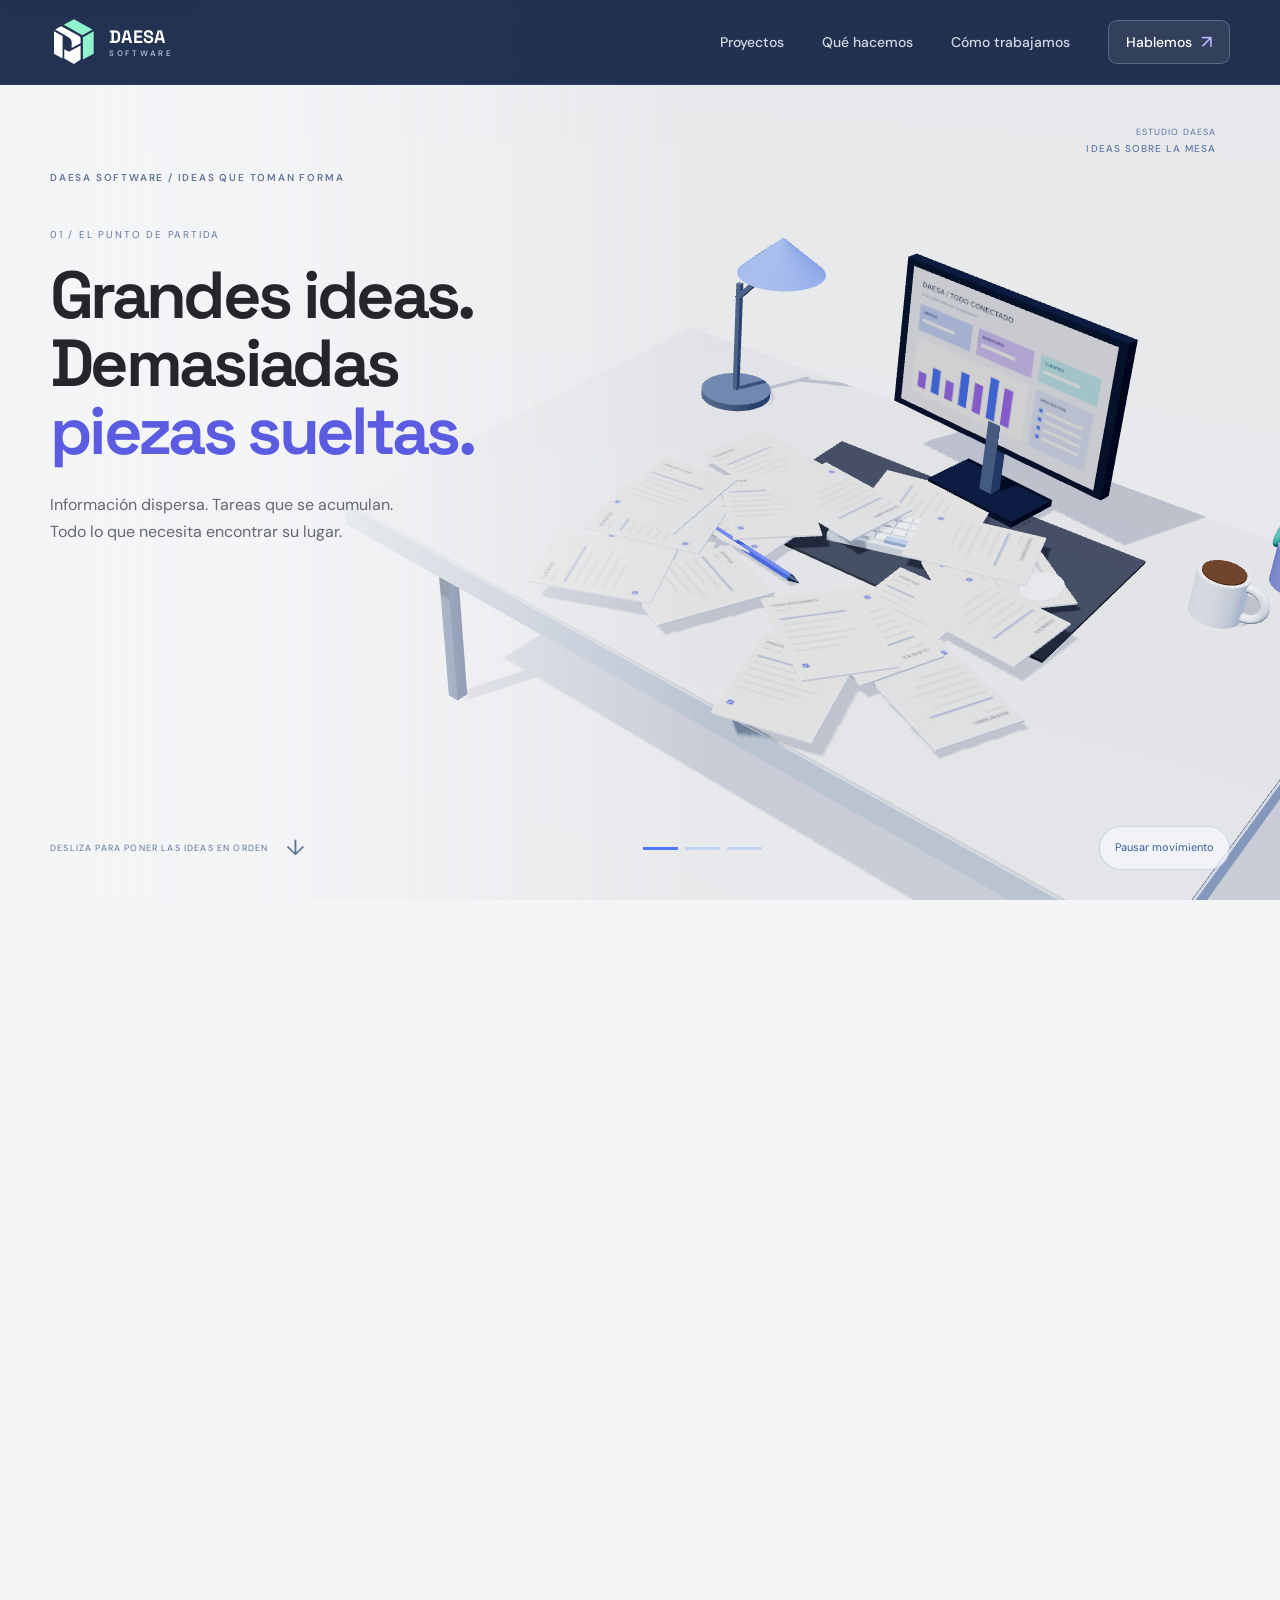
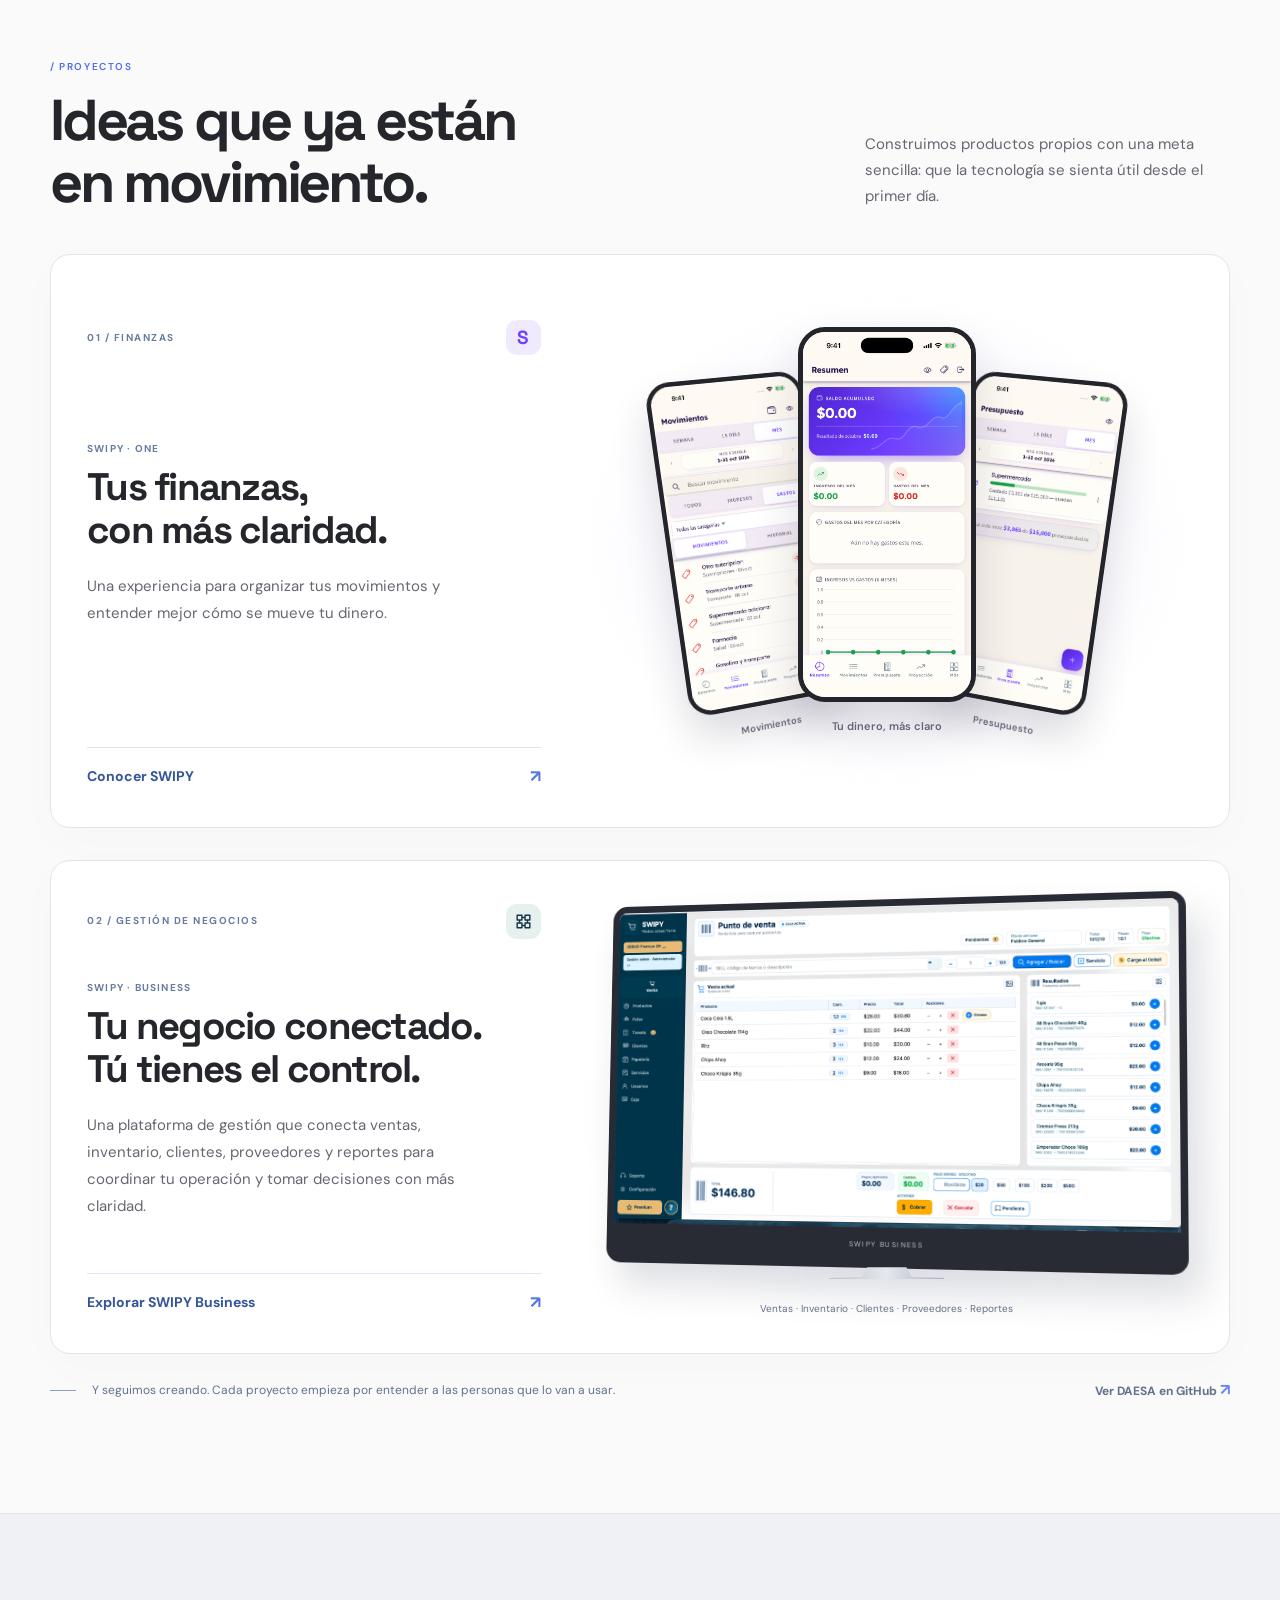
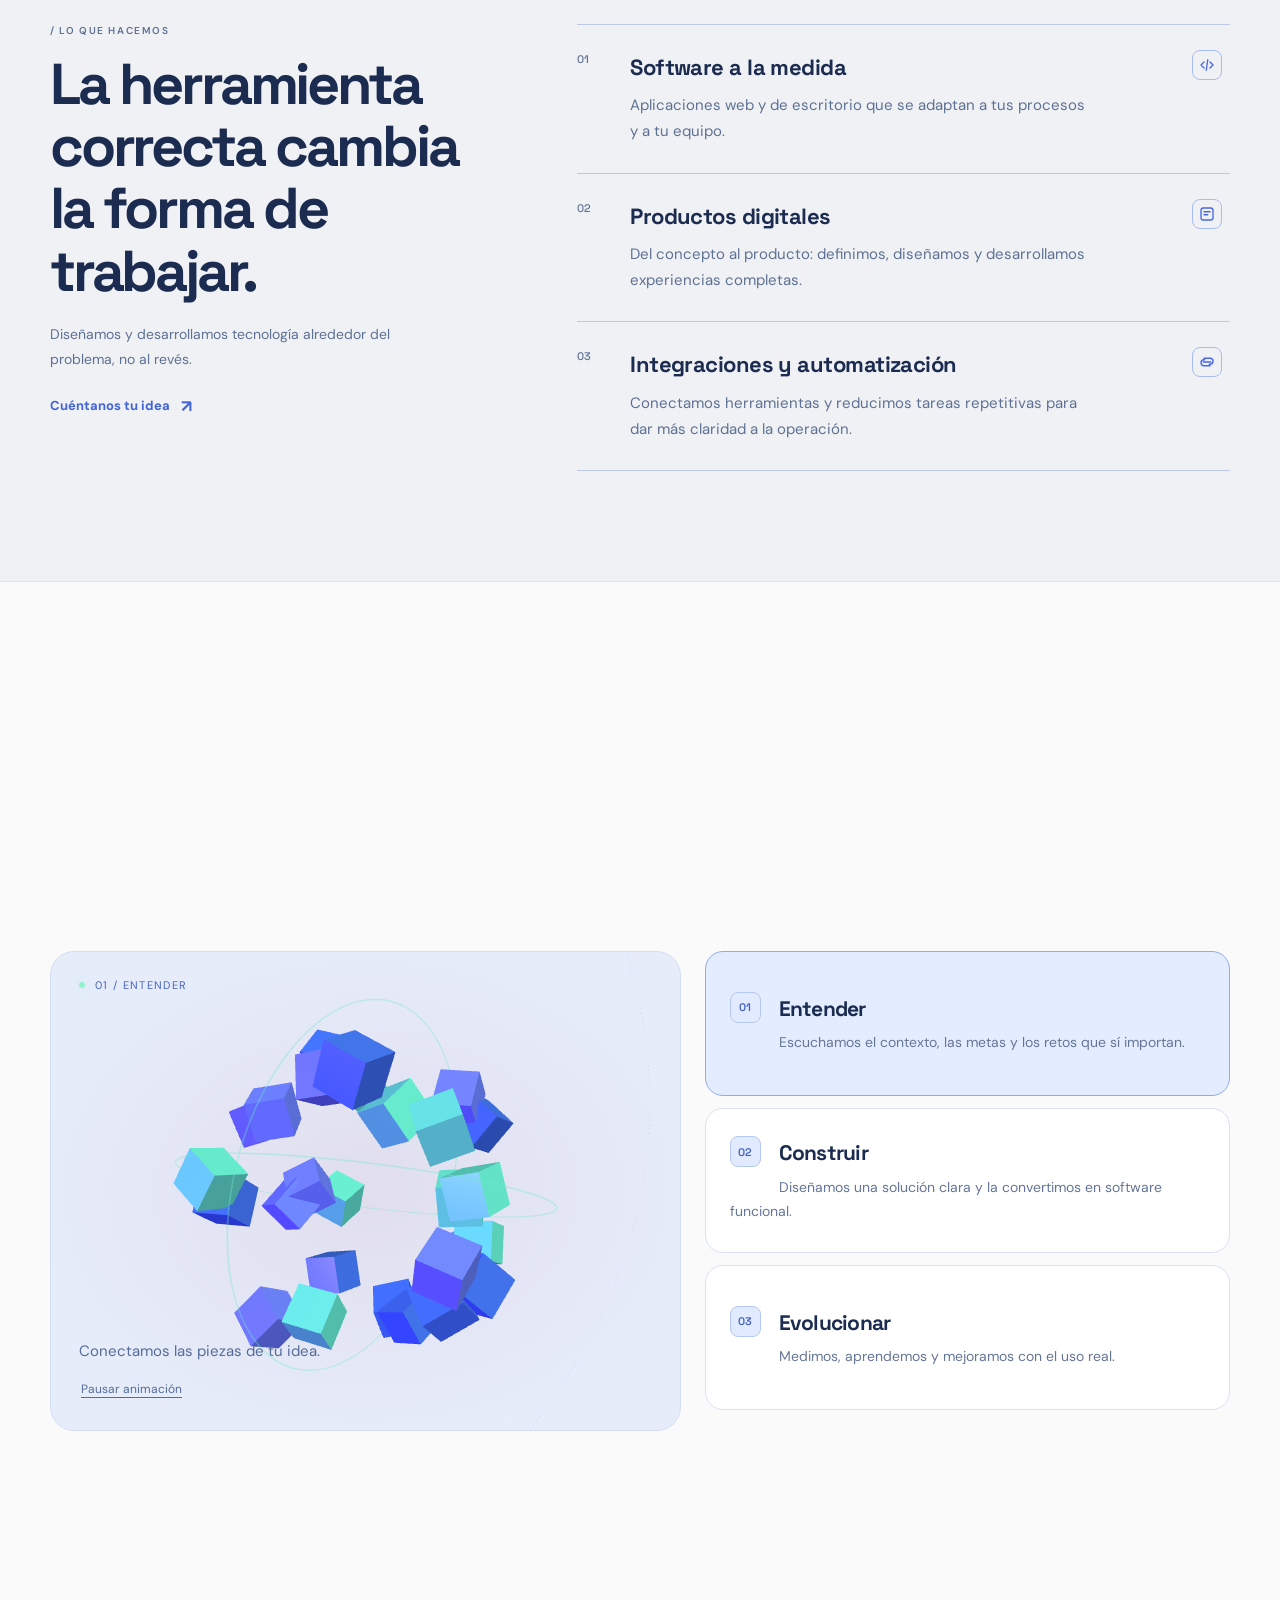
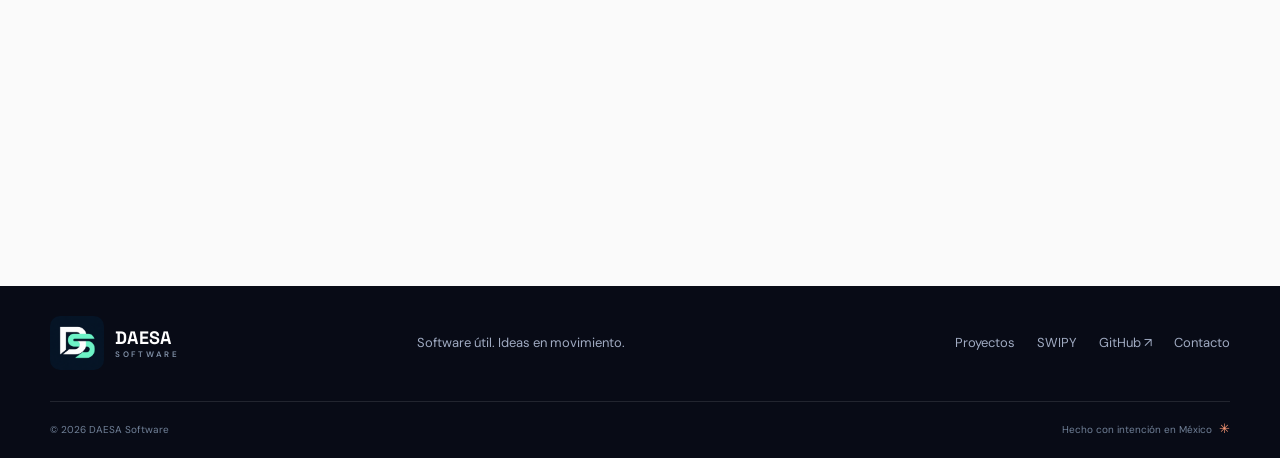
<file: index.html>
<!doctype html>
<html lang="es-MX">
  <head>
    <meta charset="utf-8" />
    <meta name="viewport" content="width=device-width, initial-scale=1" />
    <meta name="theme-color" content="#081323" />
    <meta name="description" content="DAESA Software crea productos digitales y soluciones de software para personas y negocios. Conoce SWIPY One y SWIPY Business." />
    <link rel="canonical" href="https://daesasoftware.com/" />
    <link rel="icon" href="/assets/daesa-cube.svg?v=transparent-2" type="image/svg+xml" />
    <link rel="apple-touch-icon" href="/assets/daesa-cube.png" />
    <link rel="preconnect" href="https://fonts.googleapis.com" />
    <link rel="preconnect" href="https://fonts.gstatic.com" crossorigin />
    <link href="https://fonts.googleapis.com/css2?family=DM+Sans:wght@400;500;600;700&family=Space+Grotesk:wght@400;500;600;700&display=swap" rel="stylesheet" />
    <link rel="stylesheet" href="/styles.css?v=business-real-5" />
    <title>DAESA Software — Tecnología hecha para resolver</title>
    <meta property="og:type" content="website" />
    <meta property="og:locale" content="es_MX" />
    <meta property="og:site_name" content="DAESA Software" />
    <meta property="og:title" content="DAESA Software — Tecnología hecha para resolver" />
    <meta property="og:description" content="Productos digitales y soluciones de software pensadas para la vida real." />
    <meta property="og:url" content="https://daesasoftware.com/" />
    <script type="application/ld+json">
      {
        "@context": "https://schema.org",
        "@type": "Organization",
        "name": "DAESA Software",
        "url": "https://daesasoftware.com/",
        "sameAs": ["https://github.com/DaeSa-Software"]
      }
    </script>
  </head>
  <body>
    <a class="skip-link" href="#contenido">Saltar al contenido</a>

    <header class="site-header">
      <nav class="nav shell" aria-label="Navegación principal">
        <a class="brand" href="/" aria-label="DAESA Software, inicio">
          <img class="brand-symbol" src="/assets/daesa-cube.svg?v=transparent-2" alt="" width="48" height="48" />
          <span class="brand-name">DAESA<span>SOFTWARE</span></span>
        </a>
        <button class="menu-toggle" type="button" aria-label="Abrir menú" aria-controls="nav-links" aria-expanded="false">
          <svg viewBox="0 0 24 24" aria-hidden="true"><path d="M4 7h16M4 12h16M4 17h16" /></svg>
        </button>
        <div class="nav-links" id="nav-links">
          <a href="#proyectos">Proyectos</a>
          <a href="#capacidades">Qué hacemos</a>
          <a href="#proceso">Cómo trabajamos</a>
          <a class="nav-cta" href="mailto:contacto@daesasoftware.com?subject=Proyecto%20de%20software">Hablemos <span aria-hidden="true">↗</span></a>
        </div>
      </nav>
    </header>

    <main id="contenido">
      <section class="desk-story" id="historia" aria-label="Del desorden a una operación conectada">
        <div class="desk-sticky">
          <div id="desk-scene" aria-hidden="true"></div>
          <div class="desk-wash" aria-hidden="true"></div>
          <div class="desk-editorial shell">
            <p class="eyebrow">DAESA SOFTWARE / IDEAS QUE TOMAN FORMA</p>
            <div class="desk-chapters">
              <div class="desk-chapter is-current" data-chapter="0">
                <p class="chapter-kicker">01 / EL PUNTO DE PARTIDA</p>
                <h1>Grandes ideas.<br>Demasiadas<br> <em>piezas sueltas.</em></h1>
                <p>Información dispersa. Tareas que se acumulan. Todo lo que necesita encontrar su lugar.</p>
              </div>
              <div class="desk-chapter" data-chapter="1" inert>
                <p class="chapter-kicker">02 / EL ORDEN TIENE DISEÑO</p>
                <h2>Conectamos<br>las piezas.<br> <em>Simplificamos<br>tu día.</em></h2>
                <p>Convertimos procesos dispersos en herramientas claras, útiles y pensadas para las personas.</p>
              </div>
              <div class="desk-chapter" data-chapter="2" inert>
                <p class="chapter-kicker">03 / POSIBILIDADES REALES</p>
                <h2>Menos fricción.<br>Más espacio<br> <em>para crecer.</em></h2>
                <p>Software que transforma información en claridad y conecta tu operación con lo que sigue.</p>
                <a class="button button-primary" href="#proyectos">Explora lo que creamos <span aria-hidden="true">↓</span></a>
              </div>
            </div>
          </div>
          <div class="desk-bottom shell">
            <span class="desk-scroll">DESLIZA PARA PONER LAS IDEAS EN ORDEN <span aria-hidden="true">↓</span></span>
            <div class="desk-progress" aria-hidden="true"><i></i><i></i><i></i></div>
            <button id="desk-motion" type="button" aria-pressed="false">Pausar movimiento</button>
          </div>
          <div class="desk-status" aria-hidden="true"><span>ESTUDIO DAESA</span><strong id="desk-status-text">IDEAS SOBRE LA MESA</strong></div>
          <div class="desk-fallback" aria-hidden="true"><span>VENTAS</span><span>IDEAS</span><span>CLIENTES</span><span>FINANZAS</span><span>PROYECTOS</span></div>
        </div>
      </section>

      <section class="projects section shell" id="proyectos">
        <div class="section-heading" data-reveal>
          <div><p class="eyebrow eyebrow-light">/ PROYECTOS</p><h2>Ideas que ya están<br class="desktop-break" /> en movimiento.</h2></div>
          <p>Construimos productos propios con una meta sencilla: que la tecnología se sienta útil desde el primer día.</p>
        </div>
        <div class="project-grid">
          <article class="project-card project-one" data-reveal>
            <div class="project-topline"><span class="project-index">01 / FINANZAS</span><span class="project-mark mark-one" aria-hidden="true">S</span></div>
            <div class="phone-gallery" aria-label="Capturas reales de SWIPY One">
              <figure class="phone phone-left"><img src="/assets/one-transactions.png" alt="Movimientos de SWIPY One, con ingresos y gastos organizados" width="1206" height="2622" loading="lazy" /><figcaption>Movimientos</figcaption></figure>
              <figure class="phone phone-center"><img src="/assets/one-summary.png" alt="Resumen de SWIPY One con balance y distribución de gastos" width="1206" height="2622" loading="lazy" /><figcaption>Tu dinero, más claro</figcaption></figure>
              <figure class="phone phone-right"><img src="/assets/one-budget.png" alt="Presupuesto de SWIPY One y avance por categoría" width="1206" height="2622" loading="lazy" /><figcaption>Presupuesto</figcaption></figure>
            </div>
            <div class="project-info"><div><p class="product-label">SWIPY · ONE</p><h3>Tus finanzas,<br />con más claridad.</h3></div><p>Una experiencia para organizar tus movimientos y entender mejor cómo se mueve tu dinero.</p></div>
            <a class="project-link" href="https://swipy.daesasoftware.com/" aria-label="Conoce SWIPY One en la página de SWIPY">Conocer SWIPY <span aria-hidden="true">↗</span></a>
          </article>

          <article class="project-card project-two" data-reveal>
            <div class="project-topline"><span class="project-index">02 / GESTIÓN DE NEGOCIOS</span><span class="project-mark mark-two" aria-hidden="true"><svg viewBox="0 0 24 24"><path d="M4 4h6v6H4V4Zm10 0h6v6h-6V4ZM4 14h6v6H4v-6Zm10 0h6v6h-6v-6M10 7h4M7 10v4m10-4v4m-7 3h4" /></svg></span></div>
            <figure class="business-showcase">
              <div class="desktop-device"><div class="desktop-display"><img src="/assets/business-sales.png" alt="Pantalla real de SWIPY Business con ventas, productos, clientes y herramientas de operación" width="3420" height="2224" loading="lazy" /></div><div class="desktop-chin">SWIPY BUSINESS</div></div>
              <div class="desktop-stand" aria-hidden="true"></div>
              <figcaption>Ventas · Inventario · Clientes · Proveedores · Reportes</figcaption>
            </figure>
            <div class="project-info"><div><p class="product-label">SWIPY · BUSINESS</p><h3>Tu negocio conectado.<br />Tú tienes el control.</h3></div><p>Una plataforma de gestión que conecta ventas, inventario, clientes, proveedores y reportes para coordinar tu operación y tomar decisiones con más claridad.</p></div>
            <a class="project-link" href="https://swipy.daesasoftware.com/" aria-label="Conoce SWIPY Business en la página de SWIPY">Explorar SWIPY Business <span aria-hidden="true">↗</span></a>
          </article>
        </div>
        <div class="projects-note" data-reveal><span class="note-line"></span><p>Y seguimos creando. Cada proyecto empieza por entender a las personas que lo van a usar.</p><a href="https://github.com/DaeSa-Software" target="_blank" rel="noreferrer">Ver DAESA en GitHub <span aria-hidden="true">↗</span></a></div>
      </section>

      <section class="capabilities section" id="capacidades">
        <div class="shell capabilities-layout">
          <div class="capabilities-intro" data-reveal><p class="eyebrow eyebrow-light">/ LO QUE HACEMOS</p><h2>La herramienta correcta cambia la forma de trabajar.</h2><p>Diseñamos y desarrollamos tecnología alrededor del problema, no al revés.</p><a class="text-link" href="mailto:contacto@daesasoftware.com?subject=Quiero%20platicar%20de%20un%20proyecto">Cuéntanos tu idea <span aria-hidden="true">↗</span></a></div>
          <div class="capability-list">
            <article class="capability-item" data-reveal><span class="capability-no">01</span><div><h3>Software a la medida</h3><p>Aplicaciones web y de escritorio que se adaptan a tus procesos y a tu equipo.</p></div><span class="capability-symbol" aria-hidden="true"><svg viewBox="0 0 24 24"><path d="M8 8 4 12l4 4m8-8 4 4-4 4m-3-11-2 14" /></svg></span></article>
            <article class="capability-item" data-reveal><span class="capability-no">02</span><div><h3>Productos digitales</h3><p>Del concepto al producto: definimos, diseñamos y desarrollamos experiencias completas.</p></div><span class="capability-symbol" aria-hidden="true"><svg viewBox="0 0 24 24"><rect x="4" y="4" width="16" height="16" rx="3"/><path d="M8 9h8M8 13h5" /></svg></span></article>
            <article class="capability-item" data-reveal><span class="capability-no">03</span><div><h3>Integraciones y automatización</h3><p>Conectamos herramientas y reducimos tareas repetitivas para dar más claridad a la operación.</p></div><span class="capability-symbol" aria-hidden="true"><svg viewBox="0 0 24 24"><path d="M8 7h8a4 4 0 0 1 0 8h-1m1 2H8a4 4 0 0 1 0-8h1m-2 3h10" /></svg></span></article>
          </div>
        </div>
      </section>

      <section class="process section shell" id="proceso">
        <div class="section-heading process-heading" data-reveal><div><p class="eyebrow eyebrow-light">/ CÓMO TRABAJAMOS</p><h2>Estrategias ágiles.<br />Soluciones de impacto duradero.</h2></div><p>Avanzamos contigo en cada etapa y dejamos claro qué sigue, por qué y para quién.</p></div>
        <div class="process-experience">
          <div class="process-stage scene-shell">
            <div id="process-scene" class="scene-canvas" aria-hidden="true"></div>
            <div class="scene-fallback" aria-hidden="true"><i></i><i></i><i></i><i></i><i></i><i></i></div>
            <div class="stage-label"><span class="live-dot"></span><span id="stage-name">01 / ENTENDER</span></div>
            <p id="stage-caption" aria-live="polite">Conectamos las piezas de tu idea.</p>
            <button id="motion-toggle" class="motion-toggle" type="button" aria-pressed="false">Pausar animación</button>
          </div>
          <div class="process-grid" role="group" aria-label="Explora las etapas de nuestro proceso">
          <button type="button" class="process-step is-active" data-stage="0" aria-pressed="true"><span>01</span><h3>Entender</h3><p>Escuchamos el contexto, las metas y los retos que sí importan.</p></button>
          <button type="button" class="process-step" data-stage="1" aria-pressed="false"><span>02</span><h3>Construir</h3><p>Diseñamos una solución clara y la convertimos en software funcional.</p></button>
          <button type="button" class="process-step" data-stage="2" aria-pressed="false"><span>03</span><h3>Evolucionar</h3><p>Medimos, aprendemos y mejoramos con el uso real.</p></button>
        </div>
        </div>
      </section>

      <section class="contact-band shell" id="contacto" data-reveal>
        <div><p class="eyebrow">/ EL SIGUIENTE PASO</p><h2>¿Qué te gustaría resolver?</h2><p>Cuéntanos de tu idea y pensemos juntos cómo llevarla a software.</p></div>
        <a class="button button-dark" href="mailto:contacto@daesasoftware.com?subject=Proyecto%20de%20software">Escribir a DAESA <span aria-hidden="true">↗</span></a>
        <span class="contact-orb" aria-hidden="true"></span>
      </section>
    </main>

    <footer class="footer">
      <div class="shell footer-main">
        <a class="brand footer-brand" href="/" aria-label="DAESA Software, inicio"><img class="brand-symbol brand-symbol-secondary" src="/assets/daesa-monogram.png" alt="" width="48" height="48" /><span class="brand-name">DAESA<span>SOFTWARE</span></span></a>
        <p>Software útil. Ideas en movimiento.</p>
        <div class="footer-links"><a href="#proyectos">Proyectos</a><a href="https://swipy.daesasoftware.com/">SWIPY</a><a href="https://github.com/DaeSa-Software" target="_blank" rel="noreferrer">GitHub ↗</a><a href="mailto:contacto@daesasoftware.com">Contacto</a></div>
      </div>
      <div class="shell footer-bottom"><span>© <span id="year">2026</span> DAESA Software</span><span>Hecho con intención en México <span class="footer-star" aria-hidden="true">✳</span></span></div>
    </footer>

    <script src="/script.js?v=spacing-4" defer></script>
    <script type="module" src="/experience.js?v=business-real-5"></script>
    <script type="module" src="/desk-story.js?v=business-real-5"></script>
  </body>
</html>
</file>
<file: styles.css>
:root {
  color-scheme: light;
  --ink: #102039;
  --muted: #65738a;
  --navy: #081323;
  --navy-soft: #101e32;
  --blue: #6685ff;
  --blue-bright: #87a0ff;
  --orange: #ff895e;
  --paper: #f4f6f9;
  --line: #dce2eb;
  --white: #ffffff;
  --font-body: "DM Sans", -apple-system, BlinkMacSystemFont, "Segoe UI", sans-serif;
  --font-heading: "Space Grotesk", "DM Sans", sans-serif;
  --shell: 1180px;
}

* { box-sizing: border-box; }
html { scroll-behavior: smooth; scroll-padding-top: 94px; }
body { margin: 0; background: var(--paper); color: var(--ink); font-family: var(--font-body); font-size: 16px; line-height: 1.6; -webkit-font-smoothing: antialiased; }
body, button, a { -webkit-tap-highlight-color: transparent; }
a { color: inherit; text-decoration: none; }
a, button { touch-action: manipulation; }
button { font: inherit; }
svg { display: block; width: 100%; height: 100%; fill: none; stroke: currentColor; stroke-width: 1.8; stroke-linecap: round; stroke-linejoin: round; }
.shell { width: min(var(--shell), calc(100% - 64px)); margin-inline: auto; }
.skip-link { position: fixed; z-index: 1000; left: 16px; top: 12px; padding: 10px 14px; background: #fff; color: var(--ink); transform: translateY(-160%); border-radius: 8px; box-shadow: 0 8px 28px #0002; }
.skip-link:focus { transform: translateY(0); }
:focus-visible { outline: 3px solid var(--orange); outline-offset: 4px; }

.site-header { position: fixed; inset: 0 0 auto; z-index: 20; color: #fff; background: #081323e8; border-bottom: 1px solid #ffffff17; backdrop-filter: saturate(150%) blur(14px); -webkit-backdrop-filter: saturate(150%) blur(14px); }
.nav { min-height: 84px; display: flex; justify-content: space-between; align-items: center; gap: 32px; border-bottom: 1px solid #ffffff20; }
.brand { display: inline-flex; align-items: center; gap: 11px; min-width: 170px; }
.brand-mark { display: grid; place-items: center; width: 38px; height: 38px; border-radius: 12px; color: #081323; background: linear-gradient(145deg, #96a8ff, #6685ff 65%, #5974ed); font: 700 23px/1 var(--font-heading); letter-spacing: -.08em; box-shadow: inset 0 1px 0 #ffffff70; }
.brand-name { display: flex; flex-direction: column; gap: 3px; font: 700 18px/1 var(--font-heading); letter-spacing: .02em; }
.brand-name span { color: #acb8cb; font: 600 8px/1 var(--font-body); letter-spacing: .34em; }
.nav-links { display: flex; align-items: center; gap: clamp(18px, 3vw, 38px); }
.nav-links > a { color: #d2d9e4; font-size: 14px; font-weight: 500; transition: color .18s ease, background-color .18s ease; }
.nav-links > a:hover { color: #fff; }
.nav-links .nav-cta { display: inline-flex; align-items: center; gap: 9px; min-height: 44px; padding: 0 17px; color: #fff; background: #ffffff12; border: 1px solid #ffffff36; border-radius: 9px; }
.nav-links .nav-cta:hover { background: #ffffff24; }
.nav-cta span { color: var(--blue-bright); font-size: 18px; }
.menu-toggle { display: none; width: 46px; height: 46px; padding: 12px; color: #fff; background: #ffffff12; border: 1px solid #ffffff36; border-radius: 10px; cursor: pointer; }

.hero { position: relative; min-height: 770px; overflow: hidden; color: #fff; background: radial-gradient(ellipse at 74% 35%, #162c4a 0, #0b192c 38%, var(--navy) 74%); }
.hero::before { position: absolute; content: ""; width: 540px; height: 540px; top: 125px; right: -65px; border-radius: 50%; background: #466aff17; filter: blur(6px); }
.hero-grid { position: absolute; inset: 0; opacity: .2; background-image: linear-gradient(#c6d5f311 1px, transparent 1px), linear-gradient(90deg, #c6d5f311 1px, transparent 1px); background-size: 58px 58px; mask-image: linear-gradient(to bottom right, #000 3%, transparent 72%); }
.hero-layout { position: relative; z-index: 1; min-height: 665px; padding-top: 134px; display: grid; grid-template-columns: minmax(0, .96fr) minmax(440px, 1.04fr); align-items: center; gap: 54px; }
.hero-copy { padding: 24px 0 4px; }
.eyebrow { display: flex; align-items: center; gap: 10px; margin: 0 0 22px; color: #b8c6dd; font: 600 11px/1.4 var(--font-body); letter-spacing: .14em; }
.eyebrow-dot { width: 7px; height: 7px; border-radius: 50%; background: var(--orange); box-shadow: 0 0 0 5px #ff895e20; }
h1, h2, h3, p { margin-top: 0; }
h1, h2, h3 { font-family: var(--font-heading); }
h1 { max-width: 650px; margin-bottom: 23px; font-size: clamp(52px, 5.4vw, 75px); line-height: .99; letter-spacing: -.06em; }
h1 span { color: var(--blue-bright); }
.hero-intro { max-width: 525px; margin-bottom: 32px; color: #b4c0d1; font-size: 17px; line-height: 1.72; }
.hero-actions { display: flex; align-items: center; flex-wrap: wrap; gap: 11px; }
.button { min-height: 49px; display: inline-flex; align-items: center; justify-content: center; gap: 14px; padding: 0 18px; border-radius: 9px; font-size: 14px; font-weight: 600; transition: background-color .18s ease, border-color .18s ease, color .18s ease, transform .18s ease; cursor: pointer; }
.button:hover { transform: translateY(-2px); }
.button-primary { color: #081323; background: #9aaaff; }
.button-primary:hover { background: #b1bdff; }
.button-primary span { font-size: 18px; }
.button-quiet { color: #eff3fa; border: 1px solid #ffffff32; background: #ffffff08; }
.button-quiet:hover { background: #ffffff17; border-color: #ffffff60; }
.hero-footnote { display: flex; align-items: center; gap: 10px; margin-top: 34px; color: #8595ad; font-size: 12px; letter-spacing: .01em; }
.signal { width: 7px; height: 7px; border-radius: 50%; background: #70d6b1; box-shadow: 0 0 0 4px #70d6b11b; }

.hero-art { position: relative; min-height: 445px; display: grid; place-items: center; isolation: isolate; }
.art-orbit { position: absolute; z-index: -1; border: 1px solid #95aaff19; border-radius: 50%; transform: rotate(-24deg); }
.orbit-one { width: 520px; height: 300px; }
.orbit-two { width: 430px; height: 390px; transform: rotate(58deg); border-color: #ffb59915; }
.app-window { position: relative; z-index: 2; width: min(100%, 500px); overflow: hidden; border: 1px solid #9fb4d52c; border-radius: 16px; background: #0e1e33; box-shadow: 0 35px 100px #0007, inset 0 1px #ffffff12; transform: perspective(1100px) rotateY(-5deg) rotateX(2deg); }
.window-topbar { height: 43px; display: flex; align-items: center; gap: 12px; padding: 0 15px; color: #7d8ea8; border-bottom: 1px solid #ffffff10; background: #ffffff04; font-size: 10px; letter-spacing: .01em; }
.window-dots { display: flex; gap: 5px; }
.window-dots i { width: 7px; height: 7px; border-radius: 50%; background: #ff8d6b; }
.window-dots i:nth-child(2) { background: #edc46b; }
.window-dots i:nth-child(3) { background: #68c9a7; }
.window-menu { margin-left: auto; font-size: 14px; letter-spacing: 2px; }
.window-body { display: grid; grid-template-columns: 53px 1fr; min-height: 294px; }
.app-sidebar { display: flex; align-items: center; flex-direction: column; gap: 13px; padding: 14px 0; border-right: 1px solid #ffffff0e; background: #ffffff04; }
.sidebar-brand { display: grid; place-items: center; width: 27px; height: 27px; margin-bottom: 7px; border-radius: 8px; color: #0b1730; background: #829aff; font: 700 15px var(--font-heading); }
.sidebar-icon { width: 29px; height: 29px; padding: 7px; border-radius: 8px; color: #647894; }
.sidebar-icon svg { stroke-width: 1.6; }
.sidebar-icon.selected { color: #9fb1ff; background: #8198ff1d; }
.app-content { padding: 21px 21px 19px; }
.app-heading { display: flex; justify-content: space-between; align-items: center; margin-bottom: 17px; }
.app-heading > div { display: grid; gap: 2px; }
.app-kicker { color: #71839f; font-size: 8px; font-weight: 700; letter-spacing: .13em; }
.app-heading strong { color: #ecf0f7; font: 600 17px var(--font-heading); letter-spacing: -.03em; }
.avatar { display: grid; place-items: center; width: 27px; height: 27px; border: 1px solid #9db0fa55; border-radius: 50%; color: #aebcff; background: #8198ff18; font: 600 11px var(--font-heading); }
.app-summary { display: grid; grid-template-columns: repeat(3, 1fr); gap: 8px; margin-bottom: 11px; }
.app-summary > div { min-height: 71px; padding: 10px; border: 1px solid #ffffff13; border-radius: 8px; background: #ffffff06; }
.app-summary span, .app-summary b { display: block; }
.app-summary span { margin-bottom: 4px; color: #7b8ca5; font-size: 8px; }
.app-summary b { color: #e0e7f1; font: 500 10px var(--font-body); }
.summary-line { display: block; width: 54%; height: 3px; margin-top: 9px; border-radius: 4px; background: #829aff; }
.line-b { width: 72%; background: #ff986f; }
.line-c { width: 43%; background: #60c7a7; }
.app-chart { height: 137px; padding: 13px 12px 10px; overflow: hidden; border: 1px solid #ffffff12; border-radius: 8px; background: #ffffff04; }
.chart-heading { display: flex; justify-content: space-between; color: #aebbd0; font-size: 8px; }
.chart-heading span:last-child { color: #7788a1; }
.chart-heading b { color: #a5b4ff; }
.chart-grid { position: relative; height: 82px; display: flex; align-items: end; gap: 7px; margin-top: 9px; padding: 0 6px; background: repeating-linear-gradient(to bottom, transparent 0, transparent 19px, #ffffff0d 20px); }
.chart-grid i { flex: 1; min-width: 4px; border-radius: 4px 4px 0 0; background: linear-gradient(to top, #5a76ee, #a0afff); opacity: .85; }
.chart-grid i:nth-child(1) { height: 29%; }.chart-grid i:nth-child(2) { height: 45%; }.chart-grid i:nth-child(3) { height: 38%; }.chart-grid i:nth-child(4) { height: 63%; }.chart-grid i:nth-child(5) { height: 51%; }.chart-grid i:nth-child(6) { height: 71%; }.chart-grid i:nth-child(7) { height: 57%; }.chart-grid i:nth-child(8) { height: 84%; }.chart-grid i:nth-child(9) { height: 68%; }.chart-grid i:nth-child(10) { height: 93%; }.chart-grid i:nth-child(11) { height: 76%; }.chart-grid i:nth-child(12) { height: 88%; }.chart-grid i:nth-child(13) { height: 63%; }.chart-grid i:nth-child(14) { height: 81%; }.chart-grid i:nth-child(15) { height: 73%; }.chart-grid i:nth-child(16) { height: 98%; }
.floating-card { position: absolute; z-index: 3; display: flex; align-items: center; gap: 10px; padding: 11px 13px; border: 1px solid #dce3ec; border-radius: 11px; color: var(--ink); background: #fff; box-shadow: 0 16px 40px #0003; }
.float-top { top: 67px; right: -8px; }.float-bottom { bottom: 52px; left: -19px; }
.floating-card span:last-child { display: grid; gap: 2px; }
.floating-card b { font: 600 11px var(--font-heading); }.floating-card small { color: #77849a; font-size: 9px; }
.float-icon { display: grid; place-items: center; width: 27px; height: 27px; padding: 6px; border-radius: 8px; }.float-icon.blue { color: #415ed5; background: #e8edff; }.float-icon.orange { color: #db6845; background: #fff0ea; }
.hero-bottom { position: absolute; right: 0; bottom: 0; left: 0; min-height: 76px; display: flex; justify-content: center; align-items: center; gap: clamp(16px, 4vw, 48px); border-top: 1px solid #ffffff17; color: #8191a9; font-size: 10px; font-weight: 700; letter-spacing: .12em; }
.hero-bottom i { width: 4px; height: 4px; border-radius: 50%; background: #ff9a78; }

.section { padding-block: 110px; }
.projects { padding-top: 105px; }
.section-heading { display: flex; justify-content: space-between; align-items: end; gap: 36px; margin-bottom: 41px; }
.eyebrow-light { margin-bottom: 15px; color: #566a88; }
.section-heading h2, .capabilities-intro h2 { margin-bottom: 0; color: var(--ink); font-size: clamp(36px, 4vw, 49px); line-height: 1.08; letter-spacing: -.055em; }
.section-heading > p { max-width: 365px; margin-bottom: 4px; color: var(--muted); font-size: 15px; line-height: 1.75; }
.project-grid { display: grid; grid-template-columns: repeat(2, minmax(0, 1fr)); gap: 22px; }
.project-card { min-width: 0; padding: 20px 22px 19px; overflow: hidden; border: 1px solid #e0e5ed; border-radius: 14px; background: #fff; }
.project-topline { min-height: 30px; display: flex; justify-content: space-between; align-items: center; }
.project-index { color: #8692a4; font-size: 9px; font-weight: 700; letter-spacing: .15em; }
.project-mark { display: grid; place-items: center; width: 35px; height: 35px; border-radius: 11px; font: 700 19px var(--font-heading); }
.mark-one { color: #6d3fff; background: #f0eaff; }.mark-two { padding: 8px; color: #173748; background: #e5f0ef; }
.project-visual { position: relative; height: 216px; display: grid; place-items: center; margin: 15px 0 19px; overflow: hidden; border-radius: 10px; }
.finance-visual { background: radial-gradient(ellipse at 50% 8%, #faf7ff 0, #f1edff 48%, #ebe7f8 100%); }
.finance-screen { position: relative; width: 69%; height: 144px; padding: 17px 18px; border: 1px solid #e3dff2; border-radius: 12px; background: #fff; box-shadow: 0 20px 40px #2a175217; transform: rotate(-3deg); }
.screen-label { color: #7f8797; font-size: 8px; font-weight: 700; letter-spacing: .12em; }
.screen-bars { display: flex; align-items: end; gap: 9px; height: 68px; margin: 9px 0 8px; padding: 0 6px; border-bottom: 1px solid #e8eaf0; background: repeating-linear-gradient(to bottom, transparent 0, transparent 21px, #edf0f5 22px); }
.screen-bars i { flex: 1; height: 40%; border-radius: 4px 4px 0 0; background: #9b81f8; }.screen-bars i:nth-child(2) { height: 68%; background: #7d59ee; }.screen-bars i:nth-child(3) { height: 50%; }.screen-bars i:nth-child(4) { height: 78%; background: #6d3fff; }.screen-bars i:nth-child(5) { height: 61%; }.screen-bars i:nth-child(6) { height: 91%; background: #7c58eb; }.screen-bars i:nth-child(7) { height: 73%; }
.screen-rule { display: block; width: 34%; height: 4px; border-radius: 4px; background: #e7e3f1; }.screen-chips { position: absolute; top: 17px; right: 17px; display: flex; gap: 4px; }.screen-chips i { width: 6px; height: 6px; border-radius: 50%; background: #d9d5e5; }.visual-spark { position: absolute; width: 28px; height: 28px; border: 1px solid #8a72ef60; border-radius: 8px; transform: rotate(20deg); }.spark-one { top: 33px; left: 14%; }.spark-two { right: 13%; bottom: 29px; width: 19px; height: 19px; border-color: #8a72ef35; }
.store-visual { background: radial-gradient(ellipse at 50% 0%, #e3efee 0, #dce9e7 50%, #d5e1e1 100%); }
.pos-window { width: 77%; height: 160px; display: grid; grid-template-columns: 37px 1fr; overflow: hidden; border: 1px solid #cad9d8; border-radius: 10px; background: #f9fcfb; box-shadow: 0 18px 38px #0e33311c; transform: rotate(2.2deg); }
.pos-rail { display: flex; align-items: center; flex-direction: column; gap: 11px; padding-top: 13px; border-right: 1px solid #e3eceb; background: #fff; }.pos-rail i { width: 12px; height: 12px; border-radius: 4px; background: #d9e5e3; }.pos-rail i:first-child { background: #274953; }
.pos-main { padding: 14px 14px 9px; }.pos-header { display: flex; justify-content: space-between; align-items: center; margin-bottom: 10px; }.pos-header i { width: 68px; height: 7px; border-radius: 4px; background: #9aacab; }.pos-header b { width: 33px; height: 14px; border-radius: 5px; background: #ff986e; }.pos-cards { display: grid; grid-template-columns: repeat(3, 1fr); gap: 6px; margin-bottom: 9px; }.pos-cards i { height: 27px; border: 1px solid #e4ece9; border-radius: 5px; background: #fff; }.pos-cards i:first-child { border-color: #c5e6dc; background: #e8f7f0; }.pos-row { height: 19px; display: flex; justify-content: space-between; align-items: center; border-bottom: 1px solid #edf1f1; }.pos-row i:first-child { width: 32%; height: 4px; border-radius: 5px; background: #d9e2e1; }.pos-row i:last-child { width: 12%; height: 4px; border-radius: 5px; background: #c5d2d0; }.store-tag { position: absolute; bottom: 18px; right: 20px; padding: 6px 8px; border: 1px solid #c0d4d1; border-radius: 5px; color: #31555c; background: #ffffffd9; font-size: 7px; font-weight: 700; letter-spacing: .12em; }
.project-info { display: grid; grid-template-columns: .95fr 1.05fr; gap: 20px; align-items: end; }.product-label { margin-bottom: 8px; color: #717d90; font-size: 9px; font-weight: 700; letter-spacing: .12em; }.project-info h3 { margin: 0; color: var(--ink); font-size: 25px; line-height: 1.12; letter-spacing: -.045em; }.project-info > p { margin: 0 0 2px; color: #68768a; font-size: 13px; line-height: 1.65; }
.project-link { min-height: 44px; display: flex; justify-content: space-between; align-items: center; margin-top: 19px; padding-top: 13px; border-top: 1px solid #e9edf2; color: #273a58; font-size: 12px; font-weight: 700; }.project-link span { color: #6b84f6; font-size: 17px; transition: transform .18s ease; }.project-link:hover span { transform: translate(3px, -2px); }
.projects-note { display: flex; align-items: center; gap: 16px; margin-top: 23px; color: #778396; font-size: 12px; }.projects-note p { margin: 0; }.projects-note a { margin-left: auto; color: #344963; font-size: 12px; font-weight: 700; white-space: nowrap; }.projects-note a span { color: #6685ff; font-size: 16px; }.note-line { width: 26px; height: 1px; background: #8ea0b7; }

.capabilities { padding-block: 108px 112px; color: #fff; background: var(--navy-soft); }
.capabilities-layout { display: grid; grid-template-columns: .8fr 1.2fr; gap: 92px; align-items: start; }
.capabilities-intro { position: sticky; top: 36px; }.capabilities-intro .eyebrow { color: #93a4be; }.capabilities-intro h2 { max-width: 440px; color: #fff; font-size: clamp(37px, 4vw, 48px); }.capabilities-intro > p:not(.eyebrow) { max-width: 360px; margin: 20px 0 20px; color: #a8b6c9; font-size: 14px; line-height: 1.8; }.text-link { display: inline-flex; align-items: center; gap: 11px; color: #aab8ff; font-size: 13px; font-weight: 700; }.text-link span { font-size: 17px; }
.capability-item { display: grid; grid-template-columns: 35px 1fr 38px; gap: 18px; align-items: start; padding: 25px 0 28px; border-top: 1px solid #ffffff20; }.capability-item:last-child { border-bottom: 1px solid #ffffff20; }.capability-no { padding-top: 2px; color: #879ab5; font: 500 11px var(--font-heading); }.capability-item h3 { margin-bottom: 7px; color: #f5f7fa; font-size: 19px; letter-spacing: -.025em; }.capability-item p { max-width: 465px; margin: 0; color: #a2b0c3; font-size: 13px; line-height: 1.75; }.capability-symbol { width: 30px; height: 30px; padding: 5px; color: #a9b6ff; border: 1px solid #839aff43; border-radius: 8px; }

.process { padding-top: 106px; padding-bottom: 103px; }.process-heading { margin-bottom: 43px; }.process-grid { display: grid; grid-template-columns: repeat(3, 1fr); gap: 22px; }.process-step { min-height: 174px; padding: 24px 22px; border: 1px solid #dfe5ed; border-radius: 12px; background: #fff; }.process-step > span { display: inline-grid; place-items: center; width: 31px; height: 31px; margin-bottom: 20px; border: 1px solid #dce3f5; border-radius: 8px; color: #5a73df; background: #f1f4ff; font: 600 11px var(--font-heading); }.process-step h3 { margin-bottom: 6px; font-size: 18px; letter-spacing: -.035em; }.process-step p { max-width: 290px; margin: 0; color: var(--muted); font-size: 12px; line-height: 1.75; }
.contact-band { position: relative; display: flex; justify-content: space-between; align-items: center; gap: 28px; min-height: 210px; margin-bottom: 85px; padding: 40px 48px; overflow: hidden; border-radius: 15px; color: #fff; background: linear-gradient(112deg, #243b64 0%, #172943 58%, #12233a 100%); }
.contact-band > div, .contact-band > a { position: relative; z-index: 1; }.contact-band .eyebrow { margin-bottom: 10px; color: #b0bee0; }.contact-band h2 { margin-bottom: 7px; font-size: clamp(30px, 4vw, 40px); line-height: 1.1; letter-spacing: -.05em; }.contact-band p:last-child { margin-bottom: 0; color: #bec9d8; font-size: 13px; }.button-dark { color: #101d32; background: #fff; white-space: nowrap; }.button-dark:hover { background: #eef1ff; }.button-dark span { color: #657df1; font-size: 17px; }.contact-orb { position: absolute; top: -125px; right: 195px; width: 300px; height: 300px; border: 1px solid #a2b3ed21; border-radius: 50%; box-shadow: 0 0 0 36px #a2b3ed09, 0 0 0 72px #a2b3ed07; }
.footer { color: #dbe2ed; background: var(--navy); }.footer-main { min-height: 116px; display: grid; grid-template-columns: 1fr 1fr 1.3fr; align-items: center; gap: 25px; border-bottom: 1px solid #ffffff1b; }.footer-brand { color: #fff; }.footer-brand .brand-name span { color: #8090a7; }.footer-main > p { margin: 0; color: #8291a7; font-size: 12px; }.footer-links { display: flex; justify-content: end; flex-wrap: wrap; gap: 22px; }.footer-links a { color: #abb7c8; font-size: 11px; transition: color .18s ease; }.footer-links a:hover { color: #fff; }.footer-bottom { min-height: 56px; display: flex; justify-content: space-between; align-items: center; color: #718198; font-size: 10px; }.footer-star { padding-left: 4px; color: #ff9b77; font-size: 13px; }

[data-reveal] { opacity: 1; transform: none; }
.motion-ready [data-reveal] { opacity: 0; transform: translateY(15px); transition: opacity .55s ease, transform .55s cubic-bezier(.2,.7,.2,1); }
.motion-ready [data-reveal].is-visible { opacity: 1; transform: translateY(0); }
.motion-ready [data-reveal]:nth-child(2) { transition-delay: .07s; }.motion-ready [data-reveal]:nth-child(3) { transition-delay: .13s; }

@media (min-width: 1440px) { .hero { min-height: 800px; }.hero-layout { min-height: 693px; } }
@media (max-width: 1050px) {
  .shell { width: min(var(--shell), calc(100% - 48px)); }
  .hero-layout { grid-template-columns: minmax(0, .9fr) minmax(370px, 1fr); gap: 20px; }
  h1 { font-size: clamp(51px, 6vw, 66px); }
  .hero-art { transform: scale(.94); }
  .capabilities-layout { gap: 55px; }
  .project-info { gap: 12px; }
  .project-info h3 { font-size: 22px; }
  .project-info > p { font-size: 12px; }
}
@media (max-width: 760px) {
  .shell { width: min(var(--shell), calc(100% - 40px)); }
  html { scroll-padding-top: 78px; }
  .nav { min-height: 72px; }
  .brand-mark { width: 35px; height: 35px; }.brand-name { font-size: 17px; }
  .menu-toggle { display: block; }
  .nav-links { position: absolute; top: 64px; left: 20px; right: 20px; display: none; align-items: stretch; flex-direction: column; gap: 0; padding: 8px; border: 1px solid #ffffff26; border-radius: 12px; background: #0e1a2c; box-shadow: 0 20px 50px #0006; }
  .nav-links.is-open { display: flex; }
  .nav-links > a { min-height: 48px; display: flex; align-items: center; padding: 0 12px; }
  .nav-links .nav-cta { margin-top: 5px; justify-content: space-between; }
  .hero { min-height: unset; padding-bottom: 72px; }
  .hero-layout { min-height: unset; display: flex; flex-direction: column; align-items: stretch; gap: 11px; padding-top: 125px; }
  .hero-copy { padding: 0; }
  .eyebrow { margin-bottom: 18px; font-size: 9px; letter-spacing: .11em; }
  h1 { max-width: 570px; margin-bottom: 17px; font-size: clamp(44px, 12vw, 64px); }
  .hero-intro { max-width: 540px; margin-bottom: 23px; font-size: 15px; line-height: 1.7; }
  .hero-actions { gap: 8px; }.button { min-height: 47px; padding-inline: 14px; font-size: 12px; }
  .hero-footnote { margin-top: 22px; }
  .hero-art { width: min(100%, 510px); min-height: 340px; margin: 2px auto 0; transform: none; }
  .app-window { width: 93%; transform: none; }.window-body { min-height: 248px; }.app-content { padding: 16px 13px; }.app-chart { height: 113px; }.chart-grid { height: 62px; }
  .floating-card { padding: 9px 10px; }.float-top { top: 18px; right: 0; }.float-bottom { bottom: 14px; left: 0; }
  .hero-bottom { min-height: 60px; flex-wrap: wrap; gap: 8px 14px; padding-block: 10px; font-size: 8px; letter-spacing: .07em; }.hero-bottom i { width: 3px; height: 3px; }
  .section { padding-block: 75px; }.projects { padding-top: 76px; }
  .section-heading { align-items: start; flex-direction: column; gap: 14px; margin-bottom: 28px; }.section-heading h2, .capabilities-intro h2 { font-size: clamp(36px, 9vw, 45px); }.section-heading > p { max-width: 500px; margin-bottom: 0; font-size: 14px; }
  .project-grid { grid-template-columns: 1fr; gap: 14px; }.project-card { padding: 16px; }.project-visual { height: 190px; margin: 10px 0 16px; }.project-info { grid-template-columns: 1fr 1fr; gap: 14px; }.project-info h3 { font-size: 23px; }.project-info > p { font-size: 13px; }.projects-note { align-items: flex-start; flex-wrap: wrap; gap: 10px; }.projects-note p { flex: 1; min-width: 220px; }.projects-note a { width: 100%; margin-left: 36px; }
  .capabilities { padding-block: 75px 78px; }.capabilities-layout { grid-template-columns: 1fr; gap: 39px; }.capabilities-intro { position: static; }.capabilities-intro > p:not(.eyebrow) { margin-block: 16px; }.capability-item { grid-template-columns: 27px 1fr 31px; gap: 12px; padding-block: 19px 21px; }.capability-item h3 { font-size: 17px; }.capability-item p { font-size: 12px; }
  .process { padding-block: 74px 76px; }.process-grid { grid-template-columns: 1fr; gap: 10px; }.process-step { min-height: unset; padding: 18px; }.process-step > span { margin-bottom: 12px; }.process-step p { max-width: 450px; }
  .contact-band { align-items: flex-start; flex-direction: column; gap: 22px; min-height: unset; margin-bottom: 58px; padding: 30px 24px; }.contact-band .button { width: 100%; justify-content: space-between; }.contact-orb { top: -155px; right: -88px; }
  .footer-main { grid-template-columns: 1fr 1fr; gap: 15px; padding-block: 24px; }.footer-main > p { justify-self: end; text-align: right; }.footer-links { grid-column: 1 / -1; justify-content: flex-start; gap: 18px; }.footer-bottom { min-height: 54px; gap: 12px; font-size: 9px; }
}
@media (max-width: 390px) {
  .shell { width: calc(100% - 32px); }
  .hero-layout { padding-top: 112px; }
  h1 { font-size: 43px; }
  .hero-actions { align-items: stretch; flex-direction: column; }.hero-actions .button { justify-content: space-between; }
  .hero-art { min-height: 290px; }.window-body { grid-template-columns: 42px 1fr; min-height: 220px; }.app-content { padding: 13px 10px; }.app-summary > div { padding: 8px 6px; }.app-summary b { font-size: 9px; }.app-chart { height: 99px; }.chart-grid { height: 51px; gap: 4px; }.floating-card b { font-size: 10px; }.floating-card small { font-size: 8px; }
  .project-info { grid-template-columns: 1fr; gap: 9px; }.project-info > p { max-width: 290px; }.footer-main { grid-template-columns: 1fr; }.footer-main > p { justify-self: start; text-align: left; }.footer-links { grid-column: 1; gap: 14px; }.footer-bottom { align-items: flex-start; flex-direction: column; justify-content: center; gap: 3px; padding-block: 10px; }
}
@media (prefers-reduced-motion: reduce) {
  *, *::before, *::after { scroll-behavior: auto !important; animation-duration: .01ms !important; animation-iteration-count: 1 !important; transition-duration: .01ms !important; }
  .motion-ready [data-reveal] { opacity: 1; transform: none; }
}

/* DAESA immersive edition — meaningful motion, one coherent visual language. */
:root { color-scheme: dark; --ink:#f2f4ff; --muted:#a1abc2; --navy:#080b16; --navy-soft:#0e1424; --paper:#080b16; --line:#242c40; --blue:#a09cff; --blue-bright:#b9b5ff; --orange:#91f2ce; }
body { background:var(--paper); }
::selection { background:#91f2ce; color:#080b16; }
.site-header { background:#080b16ba; border-bottom-color:#ffffff12; }
.nav { border:0; }
.brand-mark { background:#91f2ce; box-shadow:none; border-radius:8px; }
.hero { min-height:840px; background:radial-gradient(ellipse at 75% 45%,#22234a88,transparent 55%),#080b16; }
.hero::before { display:none; }
.hero-grid { background-size:90px 90px; opacity:.25; }
.hero-layout { grid-template-columns:1.05fr 1fr; min-height:740px; padding-top:150px; gap:20px; }
h1 { font-size:clamp(58px,6.1vw,88px); line-height:.98; letter-spacing:-.065em; }
h1 span { color:#91f2ce; }
.hero-intro { font-size:17px; max-width:490px; color:#acb4ca; }
.eyebrow { color:#a1abc2; font-size:10px; letter-spacing:.16em; }
.eyebrow-dot,.signal { background:#91f2ce; box-shadow:0 0 18px #91f2ce66; }
.button { border-radius:100px; min-height:52px; }
.button-primary { background:#91f2ce; color:#081811; }
.button-primary:hover { background:#b3ffe3; }
.button-quiet { border-color:#ffffff30; background:transparent; }
.scene-shell { position:relative; overflow:hidden; }
.hero-art { min-height:520px; transform:none; }
.scene-canvas { position:absolute; inset:0; width:100%; height:100%; }
.scene-canvas canvas { display:block; width:100%; height:100%; }
.scene-caption { position:absolute; bottom:30px; left:50%; transform:translateX(-50%); width:max-content; max-width:95%; font-size:9px; letter-spacing:.1em; color:#c4d1dc; display:flex; align-items:center; gap:9px; }
.live-dot { display:inline-block; width:6px; height:6px; border-radius:50%; background:#91f2ce; box-shadow:0 0 14px #91f2ce77; }
.scene-coordinate { position:absolute; left:18px; top:34px; color:#8290ac; font-size:9px; line-height:1.9; letter-spacing:.12em; }
.scene-fallback { position:absolute; inset:25% 24%; display:grid; grid-template-columns:repeat(3,1fr); gap:12px; transform:rotate(-12deg); }
.scene-fallback i { background:linear-gradient(135deg,#91f2ce,#6650bb); border-radius:7px; box-shadow:10px 10px 0 #222541; }
.scene-loaded .scene-fallback { display:none; }
.hero-bottom { justify-content:space-between; color:#acb4ca; font-size:10px; min-height:88px; }
.hero-bottom i { background:#91f2ce; }
.section { padding-block:110px; }
.section-heading h2,.capabilities-intro h2 { font-size:clamp(35px,4.5vw,60px); letter-spacing:-.055em; }
.eyebrow-light { color:#91f2ce; }
.project-card { background:linear-gradient(150deg,#17192d,#0f1422); border-color:#ffffff16; border-radius:24px; padding:26px; transition:transform .3s,border-color .3s; }
.project-card:hover { transform:translateY(-6px); border-color:#a09cff77; }
.project-index,.product-label { color:#b6bfd4; font-size:10px; }
.project-info { grid-template-columns:1fr; gap:15px; }
.project-info h3 { color:#f2f4ff; font-size:34px; }
.project-info > p { color:#b0b9cd; font-size:15px; max-width:420px; }
.project-visual { height:270px; border-radius:16px; }
.finance-visual { background:radial-gradient(ellipse at center,#57448b80,transparent 70%),#171528; }
.store-visual { background:radial-gradient(ellipse at center,#23605780,transparent 70%),#0f2427; }
.finance-screen,.pos-window { transition:transform .5s; }
.project-card:hover .finance-screen { transform:rotate(0) translateY(-6px); }
.project-card:hover .pos-window { transform:rotate(0) translateY(-6px); }
.project-link { border-color:#ffffff18; color:#d9def1; font-size:14px; }
.project-link span { color:#91f2ce; }
.projects-note,.projects-note a { color:#a8b4cb; }
.capabilities { background:#0e1422; border-block:1px solid #ffffff0c; }
.capabilities-intro { top:120px; }
.capability-item h3 { font-size:22px; }.capability-item p { font-size:15px; }.capability-symbol { color:#91f2ce; border-color:#91f2ce33; }
.process-heading { align-items:start; }.process-heading h2 { max-width:760px; }
.process-experience { display:grid; grid-template-columns:1.2fr 1fr; gap:24px; align-items:stretch; }
.process-stage { min-height:480px; border:1px solid #ffffff14; border-radius:24px; background:radial-gradient(ellipse at center,#27244780,transparent 70%),#101423; }
.stage-label { position:absolute; top:25px; left:28px; display:flex; align-items:center; gap:10px; font-size:11px; letter-spacing:.12em; color:#91f2ce; }
#stage-caption { position:absolute; bottom:52px; left:28px; right:28px; color:#d4dbed; font-size:15px; }
.motion-toggle { position:absolute; bottom:18px; left:22px; min-height:44px; padding:8px; background:none; color:#a3afc7; border:0; font-size:12px; cursor:pointer; text-decoration:underline; text-underline-offset:4px; }
.process-grid { display:flex; flex-direction:column; gap:12px; }
.process-step { width:100%; min-height:145px; padding:21px 24px; text-align:left; border:1px solid #ffffff14; background:#101423; border-radius:18px; color:#fff; cursor:pointer; transition:background .25s,border-color .25s,transform .25s; }
.process-step.is-active { border-color:#91f2ce80; background:#14282a; }
.process-step:hover { transform:translateX(4px); border-color:#91f2ce80; }
.process-step > span { float:left; margin:0 18px 30px 0; background:#91f2ce12; border-color:#91f2ce30; color:#91f2ce; }
.process-step h3 { font-size:21px; margin:0 0 5px; }.process-step p { font-size:14px; max-width:none; color:#b0bad0; }
.contact-band { background:#91f2ce; color:#0a211b; border-radius:24px; padding:54px; min-height:260px; }
.contact-band .eyebrow,.contact-band p:last-child { color:#30564b; }
.contact-band h2 { font-size:clamp(34px,4vw,52px); }
.button-dark { background:#0d2420; color:#fff; }.button-dark:hover { background:#1f4237; }.button-dark span { color:#91f2ce; }
.contact-orb { border-color:#164c3230; box-shadow:0 0 0 36px #164c3210,0 0 0 72px #164c3208; }
.footer { background:#080b16; }.footer-main > p,.footer-links a { font-size:13px; color:#a0abc2; }
.screen-bars i { transform-origin:bottom; animation:bar-breathe 4s ease-in-out infinite alternate; }
.screen-bars i:nth-child(2n) { animation-delay:-1.5s; }
@keyframes bar-breathe { from { transform:scaleY(.65); } to { transform:scaleY(1); } }
@media(max-width:1050px) { .hero-layout { grid-template-columns:1.05fr 1fr; gap:0; }.hero-art { transform:none; min-height:470px; }.process-experience { grid-template-columns:1fr 1fr; }.scene-caption { font-size:8px; } }
@media(max-width:760px) {
 .hero { min-height:unset; }.hero-layout { padding-top:130px; display:flex; gap:20px; }.hero-copy { padding:0; }h1 { font-size:clamp(49px,12vw,72px); }.hero-intro { font-size:16px; }.hero-art { min-height:380px; margin-inline:-15px; }.scene-coordinate { top:12px; }.hero-bottom { font-size:8px; gap:10px; min-height:64px; }.hero-bottom i { display:none; }
 .section { padding-block:75px; }.project-card { padding:20px; }.project-visual { height:230px; }.project-info h3 { font-size:30px; }.project-info > p { font-size:15px; }.projects-note { flex-wrap:wrap; }.projects-note a { margin-left:0; }
 .process-experience { grid-template-columns:1fr; }.process-stage { min-height:390px; }.process-grid { gap:10px; }.process-step { min-height:128px; }.process-step:hover { transform:none; }.process-heading h2 { font-size:38px; }.contact-band { padding:30px; }.footer-bottom { color:#a1abc2; }
}
@media(prefers-reduced-motion:reduce) { .screen-bars i { animation:none; }.project-card:hover,.project-card:hover .finance-screen,.project-card:hover .pos-window { transform:none; } }

/* Identidad DAESA: cubo principal y monograma secundario. */
.brand-symbol { width:48px; height:48px; object-fit:contain; border-radius:10px; flex:none; }
.brand-symbol-secondary { width:54px; height:54px; }

/* Product illustrations: real 3D with the existing HTML as a fallback. */
.product-scene-loaded > .finance-screen,
.product-scene-loaded > .visual-spark,
.product-scene-loaded > .pos-window,
.product-scene-loaded > .store-tag { display:none; }
.project-visual canvas { width:100%; height:100%; display:block; }
.product-scene-caption { position:absolute; z-index:1; bottom:15px; left:12px; right:12px; text-align:center; color:#d1e5e4; font-size:9px; letter-spacing:.08em; pointer-events:none; }
@media(max-width:760px) { .product-scene-caption { font-size:8px; letter-spacing:.03em; } }

/* The DAESA desk: a scroll-directed studio film, with cool materials and studio lighting. */
.desk-story { position:relative; height:350vh; height:350svh; background:#eef3fc; color:#172746; }
.desk-sticky { position:sticky; top:0; height:100vh; height:100svh; overflow:hidden; background:radial-gradient(ellipse at 78% 38%,#f9fbff 0,#eef3fc 58%,#dae5fa 100%); }
#desk-scene { position:absolute; inset:0; }
#desk-scene canvas { display:block; width:100%; height:100%; }
.desk-wash { position:absolute; inset:0; pointer-events:none; background:linear-gradient(90deg,#eef3fc 0%,#eef3fcee 20%,#eef3fc99 34%,transparent 56%); }
.desk-editorial { position:relative; height:100%; padding-top:clamp(130px,19vh,190px); pointer-events:none; }
.desk-editorial > .eyebrow { color:#627695; font-size:10px; letter-spacing:.18em; margin-bottom:42px; }
.desk-chapters { position:relative; width:42%; height:420px; }
.desk-chapter { position:absolute; inset:0; opacity:0; visibility:hidden; transform:translateY(18px); transition:opacity .4s,transform .5s,visibility .4s; }
.desk-chapter.is-current { opacity:1; visibility:visible; transform:none; }
.chapter-kicker { font-size:10px; letter-spacing:.18em; color:#63799e; margin-bottom:19px; }
.desk-chapter h1,.desk-chapter h2 { color:#172746; font-size:clamp(46px,5.2vw,77px); font-weight:500; line-height:1.02; letter-spacing:-.065em; margin-bottom:25px; }
.desk-chapter em { font-family:Georgia,serif; font-weight:400; color:#506bfa; letter-spacing:-.055em; }
.desk-chapter > p:not(.chapter-kicker) { max-width:345px; color:#576b8c; font-size:16px; line-height:1.7; }
.desk-chapter .button { pointer-events:auto; font-size:13px; background:#4666ed; color:#fff; margin-top:8px; }
.desk-bottom { position:absolute; left:0; right:0; bottom:30px; display:flex; align-items:center; justify-content:space-between; gap:25px; }
.desk-scroll { color:#5c7295; font-size:9px; letter-spacing:.13em; display:flex; align-items:center; gap:18px; }
.desk-scroll > span { font-size:22px; }
.desk-progress { display:flex; gap:7px; }
.desk-progress i { display:block; width:35px; height:3px; background:#c6d3ef; transition:background .4s; }
.desk-progress i.is-current { background:#5277ff; }
#desk-motion { border:1px solid #6885c944; color:#3e5c99; background:#f7faffa6; border-radius:30px; min-height:44px; padding:8px 15px; font-size:11px; cursor:pointer; }
.desk-status { position:absolute; right:5%; top:125px; color:#5d76a4; font-size:9px; line-height:1.7; letter-spacing:.12em; text-align:right; }
.desk-status strong { display:block; font-size:10px; font-weight:500; }
.desk-fallback { position:absolute; right:8%; top:30%; width:43%; display:flex; flex-wrap:wrap; gap:18px; transform:rotate(-8deg); }
.desk-fallback span { padding:28px; background:#c2d4ff; box-shadow:0 18px 30px #36598522; font-size:12px; }
.desk-fallback span:nth-child(2n) { background:#d1c5ff; transform:rotate(16deg); }
.desk-ready .desk-fallback { display:none; }
/* The film opens into a light product gallery rather than another black backdrop. */
body { background:#f5f8ff; color:#172746; }
.projects .section-heading h2,.process-heading h2 { color:#172746; }
.projects .eyebrow-light,.process .eyebrow-light { color:#516af0; }
.section-heading > p,.projects-note,.projects-note a { color:#61718f; }
.project-card { background:#ffffff; border-color:#dbe4f5; box-shadow:0 18px 70px #244a9608; }
.project-card:hover { border-color:#8da8ed; }
.project-index,.product-label { color:#687c9f; }
.project-info h3 { color:#172746; }
.project-info > p { color:#61718f; }
.project-link { color:#355598; border-color:#dce5f5; }
.project-link span { color:#5274ed; }
.finance-visual { background:radial-gradient(ellipse at 50% 30%,#eee9ff,#dcd3ff); }
.store-visual { background:radial-gradient(ellipse at 50% 30%,#e6efff,#c7d8ff); }
.product-scene-caption { color:#48618c; }
.capabilities { background:#e7edfc; border-color:#d1ddf5; }
.capabilities-intro h2,.capability-item h3 { color:#1b2c50; }
.capabilities-intro .eyebrow,.capabilities-intro > p:not(.eyebrow),.capability-item p,.capability-no { color:#5d7193; }
.capability-item { border-color:#bacbe9; }.capability-item:last-child { border-color:#bacbe9; }
.text-link { color:#4163d9; }.capability-symbol { color:#4868e4; border-color:#a6bbee; }
.contact-band { background:#d3defc; color:#172746; }
@media(max-width:1050px) { .desk-chapter h1,.desk-chapter h2 { font-size:clamp(45px,6vw,64px); }.desk-chapters { width:45%; }.desk-editorial > .eyebrow { max-width:38%; line-height:1.7; }.desk-chapter > p:not(.chapter-kicker) { max-width:300px; font-size:14px; } }
@media(max-width:760px) {
 .desk-story { height:300svh; }.desk-editorial { padding-top:106px; }.desk-editorial > .eyebrow { max-width:100%; font-size:8px; margin-bottom:24px; }.desk-chapters { width:100%; height:250px; }.desk-chapter h1,.desk-chapter h2 { font-size:43px; max-width:350px; margin-bottom:12px; }.desk-chapter h1 br:nth-child(2) { display:none; }.desk-chapter h2 br:nth-child(2) { display:none; }.desk-chapter > p:not(.chapter-kicker) { max-width:310px; font-size:13px; line-height:1.6; }.chapter-kicker { font-size:8px; margin-bottom:12px; }
 #desk-scene { top:27%; bottom:4%; }.desk-wash { background:linear-gradient(#eef3fc 0%,#eef3fc 24%,#eef3fc80 38%,transparent 58%); }.desk-status { top:auto; bottom:90px; right:20px; font-size:8px; }.desk-status strong { font-size:8px; }.desk-bottom { bottom:18px; gap:10px; flex-wrap:wrap; }.desk-scroll { max-width:48%; font-size:7px; line-height:1.8; gap:8px; }.desk-progress { gap:4px; }.desk-progress i { width:17px; }#desk-motion { padding:6px 10px; font-size:9px; }.desk-chapter .button { min-height:42px; font-size:11px; }.desk-fallback { top:55%; width:75%; }.desk-fallback span { padding:16px; font-size:9px; }
}
@media(prefers-reduced-motion:reduce) { .desk-story { height:230svh; }.desk-chapter { transition:none; } }
.site-header { background:#182747f2; }
@media(min-width:761px) { .desk-chapter h2 { font-size:clamp(45px,4.5vw,66px); } }
.process-stage { background:radial-gradient(ellipse at center,#e1deee,transparent 75%),#e6ecfa; border-color:#d3def3; }
.stage-label { color:#4764c2; }
#stage-caption,.motion-toggle { color:#536c98; }
.process-step { background:#ffffff; color:#1b2c50; border-color:#d8e2f4; }
.process-step.is-active { background:#e4ecff; border-color:#8eabef; }
.process-step:hover { border-color:#8eabef; }
.process-step > span { background:#e2eaff; color:#4261c1; border-color:#b5c8f2; }
.process-step p { color:#667696; }

.contact-band .eyebrow,.contact-band p:last-child { color:#4e6294; }
.button-dark { background:#243f94; }.button-dark:hover { background:#3558bf; }

/* A quiet studio palette lets the real products lead the presentation. */
body { background:#fafafa; color:#202124; }
.desk-story { background:#f4f5f7; color:#24262b; }
.desk-sticky { background:radial-gradient(ellipse at 78% 38%,#fff 0,#f4f5f7 60%,#e7e9ed 100%); }
.desk-wash { background:linear-gradient(90deg,#f4f5f7 0%,#f4f5f7ee 20%,#f4f5f799 34%,transparent 56%); }
.desk-chapter h1,.desk-chapter h2 { color:#24262b; font-weight:650; letter-spacing:-.055em; }
.desk-chapter em { font-family:inherit; font-style:normal; font-weight:650; color:#5b5ce2; }
.desk-chapter > p:not(.chapter-kicker),.section-heading > p,.project-info > p { color:#656771; }
.projects .section-heading h2,.process-heading h2,.project-info h3 { color:#24262b; }
.project-grid { grid-template-columns:1fr; gap:32px; }
.project-card { position:relative; border:1px solid #e4e4e8; border-radius:20px; padding:36px; display:grid; grid-template-columns:1fr 1.35fr; column-gap:40px; overflow:hidden; box-shadow:0 12px 48px #22222205; }
.project-topline { grid-column:1; margin-bottom:28px; }
.project-info { grid-column:1; grid-row:2; align-self:center; display:block; }
.project-info h3 { font-size:clamp(30px,3vw,44px); letter-spacing:-.045em; }
.project-info > p { margin-top:22px; max-width:380px; line-height:1.8; }
.project-link { grid-column:1; grid-row:3; align-self:end; margin-top:32px; }
.phone-gallery,.project-card .store-visual { grid-column:2; grid-row:1 / 4; }
.phone-gallery { position:relative; min-height:500px; display:flex; align-items:center; justify-content:center; isolation:isolate; perspective:1100px; background:radial-gradient(ellipse,#eeecfc 0,transparent 70%); }
.phone { position:absolute; width:178px; margin:0; transition:transform .7s ease; }
.phone img { display:block; width:100%; height:auto; border:5px solid #24252b; border-radius:27px; box-shadow:0 25px 45px #25213628; background:#fff; }
.phone figcaption { text-align:center; font-size:11px; font-weight:600; color:#666477; margin-top:16px; }
.phone-left { transform:translateX(-139px) translateY(15px) rotateY(18deg) rotateZ(-8deg) scale(.88); z-index:1; }
.phone-right { transform:translateX(139px) translateY(15px) rotateY(-18deg) rotateZ(8deg) scale(.88); z-index:1; }
.phone-center { z-index:2; transform:translateY(-10px); }
.project-one:hover .phone-left { transform:translateX(-150px) translateY(8px) rotateY(10deg) rotateZ(-5deg) scale(.88); }
.project-one:hover .phone-right { transform:translateX(150px) translateY(8px) rotateY(-10deg) rotateZ(5deg) scale(.88); }
.project-card .store-visual { height:420px; min-height:0; border-radius:14px; background:radial-gradient(ellipse,#eef0fa, #f8f9fc); }
.capabilities { background:#f0f1f4; border-color:#e2e3e8; }
.contact-band { background:#eeedf9; }
@media(max-width:900px) {
 .project-card { grid-template-columns:1fr; padding:25px; gap:0; }
 .project-topline { grid-column:1; grid-row:1; margin-bottom:12px; }
 .phone-gallery,.project-card .store-visual { grid-column:1; grid-row:2; }
 .project-info { grid-row:3; margin-top:24px; }
 .project-link { grid-row:4; }
 .phone-gallery { min-height:440px; }
 .phone { width:160px; }
 .phone-left { transform:translateX(-102px) translateY(12px) rotateZ(-8deg) scale(.84); }
 .phone-right { transform:translateX(102px) translateY(12px) rotateZ(8deg) scale(.84); }
 .project-one:hover .phone-left { transform:translateX(-102px) translateY(12px) rotateZ(-8deg) scale(.84); }
 .project-one:hover .phone-right { transform:translateX(102px) translateY(12px) rotateZ(8deg) scale(.84); }
 .project-card .store-visual { height:290px; min-height:0; }
}
@media(max-width:760px) { .desk-wash { background:linear-gradient(#f4f5f7 0%,#f4f5f7 24%,#f4f5f780 38%,transparent 58%); }.phone-gallery { min-height:420px; }.phone { width:145px; }.phone figcaption { font-size:9px; } }
@media(prefers-reduced-motion:reduce) { .phone { transition:none; } }
@media(max-width:480px) {
 .phone { width:135px; }
 .phone-left,.project-one:hover .phone-left { transform:translateX(-75px) translateY(12px) rotateZ(-7deg) scale(.78); }
 .phone-right,.project-one:hover .phone-right { transform:translateX(75px) translateY(12px) rotateZ(7deg) scale(.78); }
}

.business-showcase { grid-column:2; grid-row:1 / 4; margin:0; height:420px; display:flex; flex-direction:column; justify-content:center; align-items:center; perspective:1000px; background:radial-gradient(ellipse,#e9eef8,transparent 72%); }
.desktop-device { width:95%; border:7px solid #282b34; border-radius:15px; background:#282b34; transform:rotateY(-8deg) rotateX(3deg); box-shadow:14px 22px 36px #242a4526; transition:transform .6s; }
.desktop-display { position:relative; aspect-ratio:1.76; overflow:hidden; border-radius:8px 8px 0 0; background:#fff; }
.desktop-display img { position:absolute; width:100%; height:auto; top:-6.5%; display:block; }
.desktop-chin { color:#c2c4ce; font-size:7px; letter-spacing:.2em; text-align:center; padding:11px; }
.desktop-stand { width:115px; height:40px; background:linear-gradient(90deg,#bdc2cc,#e5e8ec,#a9afbc); clip-path:polygon(33% 0,67% 0,72% 80%,100% 88%,100% 100%,0 100%,0 88%,28% 80%); }
.business-showcase figcaption { margin-top:22px; font-size:10px; color:#697387; text-align:center; line-height:1.6; }
.project-two:hover .desktop-device { transform:rotateY(-2deg) rotateX(0); }
@media(max-width:900px) { .business-showcase { grid-column:1; grid-row:2; height:310px; }.desktop-device { width:100%; }.business-showcase figcaption { font-size:9px; } }
@media(prefers-reduced-motion:reduce) { .desktop-device { transition:none; } }
</file>
